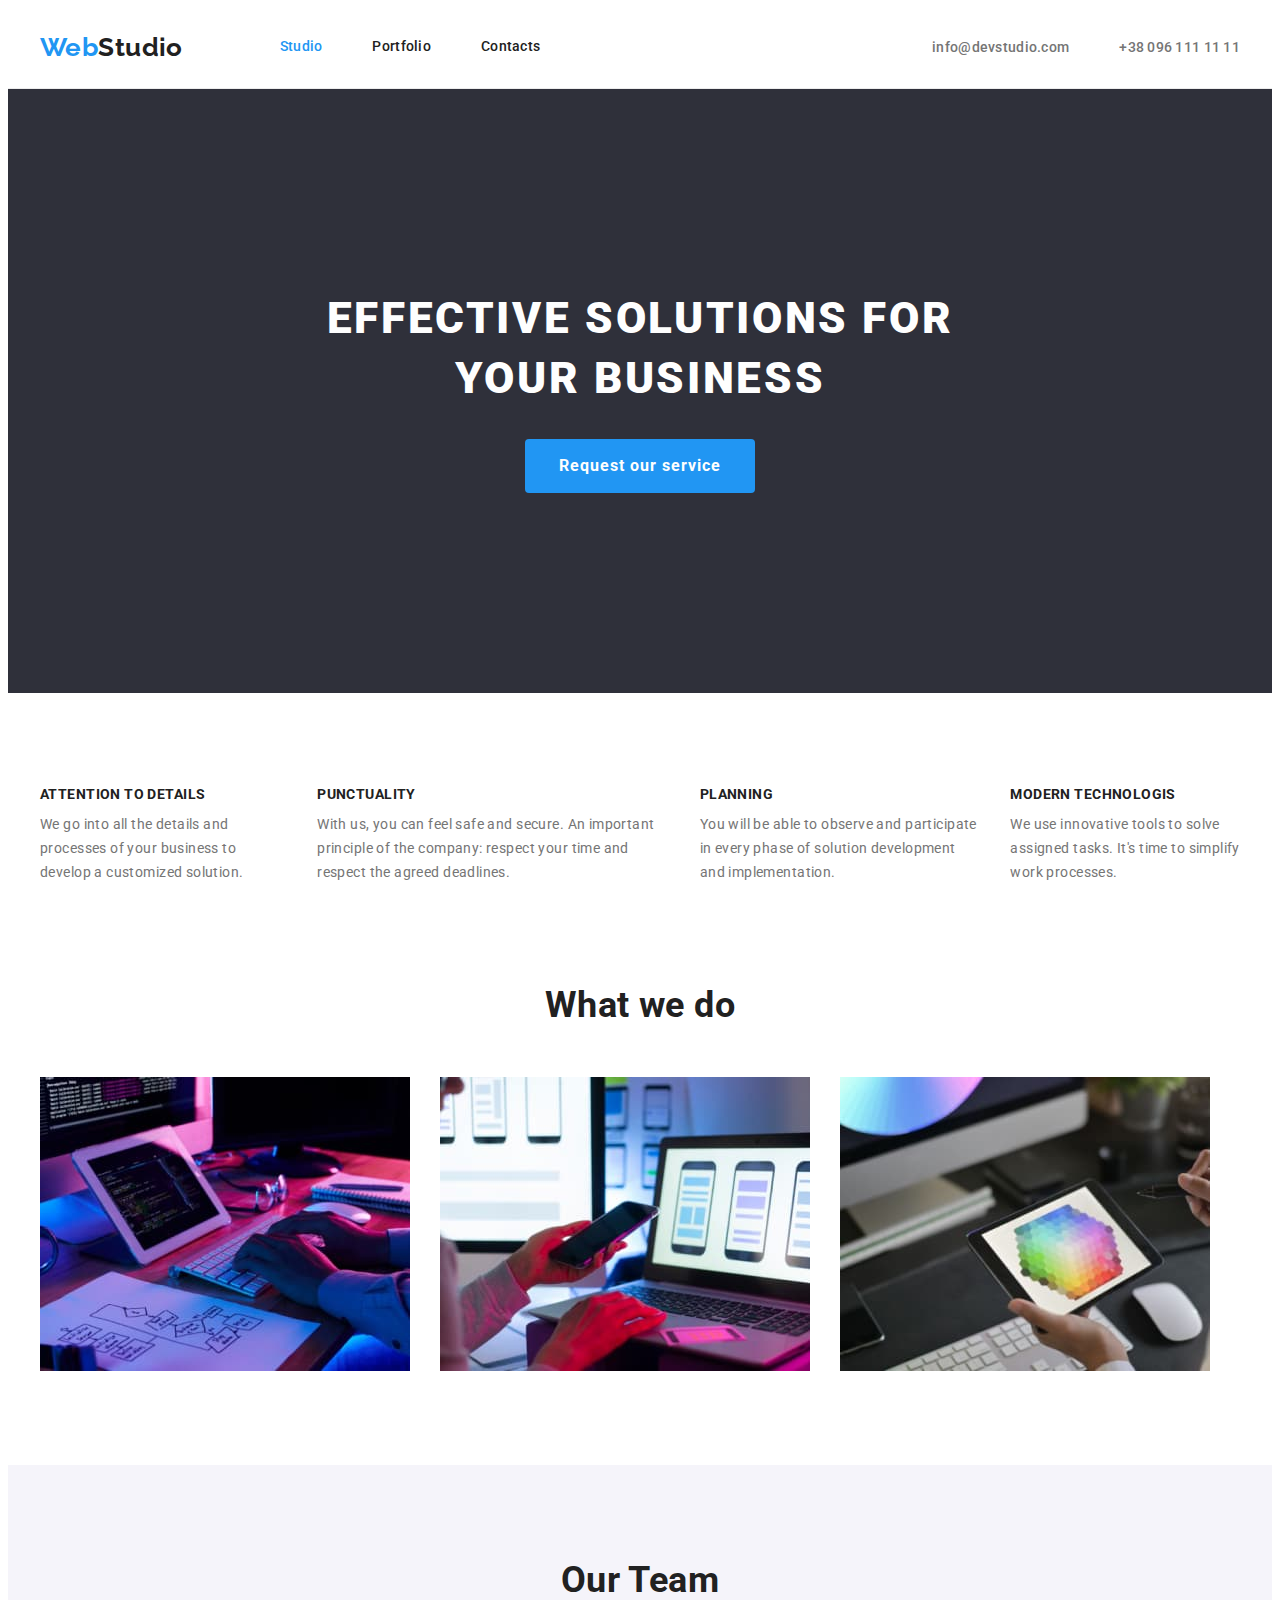
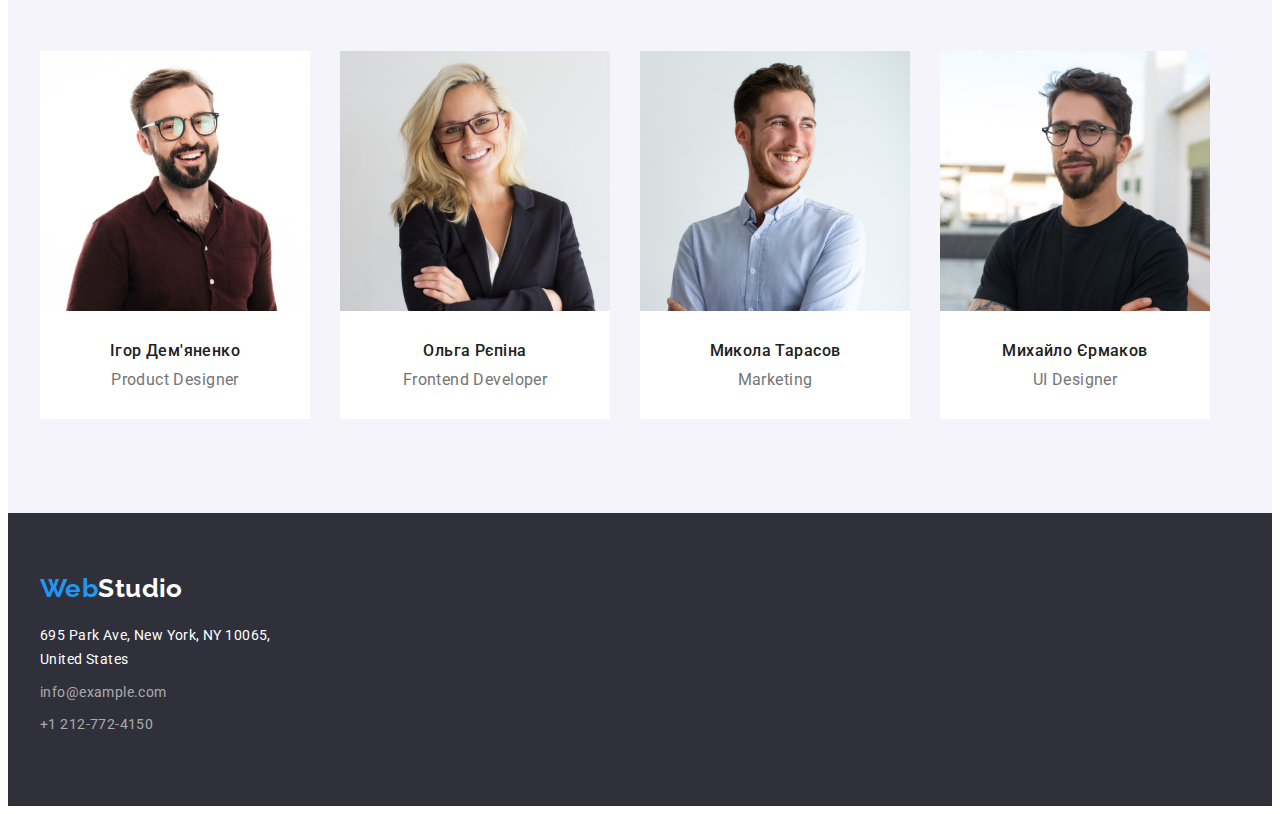
<file: index.html>
<!DOCTYPE html>
<html lang="en">
  <head>
    <meta charset="UTF-8" />
    <meta http-equiv="X-UA-Compatible" content="IE=edge" />
    <meta name="viewport" content="width=device-width, initial-scale=1.0" />
    <title>WebStudio</title>
    <link rel="preconnect" href="https://fonts.googleapis.com" />
    <link rel="preconnect" href="https://fonts.gstatic.com" crossorigin />
    <link
      href="https://fonts.googleapis.com/css2?family=Raleway:wght@700&family=Roboto:wght@400;500;700;900&display=swap"
      rel="stylesheet"
    />
    <link
      rel="stylesheet"
      href="https://cdnjs.cloudflare.com/ajax/libs/modern-normalize/1.1.0/modern-normalize.min.css"
      integrity="sha512-wpPYUAdjBVSE4KJnH1VR1HeZfpl1ub8YT/NKx4PuQ5NmX2tKuGu6U/JRp5y+Y8XG2tV+wKQpNHVUX03MfMFn9Q=="
      crossorigin="anonymous"
      referrerpolicy="no-referrer"
    />
    <link rel="stylesheet" href="./css/styles.css" />
  </head>
  <body>
    <header class="header">
      <div class="container flex-container">
        <nav class="site-nav">
          <a href="./index.html" class="logo"
            >Web<span class="studio">Studio</span></a
          >
          <ul class="nav-list">
            <li class="header-item">
              <a href="./index.html" class="link current">Studio</a>
            </li>
            <li class="header-item">
              <a href="./portfolio.html" class="link">Portfolio</a>
            </li>
            <li class="header-item"><a href="" class="link">Contacts</a></li>
          </ul>
        </nav>
        <div class="contacts-wrap">
          <ul class="lists flex-container">
            <li>
              <a href="mailto:info@devstudio.com" class="list-link mail"
                >info@devstudio.com</a
              >
            </li>
            <li>
              <a href="tel:+380961111111" class="list-link"
                >+38 096 111 11 11</a
              >
            </li>
          </ul>
        </div>
      </div>
    </header>
    <main>
      <section class="hero">
        <h1 class="title">Effective solutions for your business</h1>
        <button type="button" class="button-primary">
          Request our service
        </button>
      </section>
      <section class="our-qualities">
        <div class="container">
          <h2 class="visually-hidden">Our qualities</h2>
          <ul class="lists flex-wrapper">
            <li class="section-item">
              <h3 class="section-title">Attention to details</h3>
              <p class="text">
                We go into all the details and processes of your business to
                develop a customized solution.
              </p>
            </li>
            <li class="section-item">
              <h3 class="section-title">Punctuality</h3>
              <p class="text">
                With us, you can feel safe and secure. An important principle of
                the company: respect your time and respect the agreed deadlines.
              </p>
            </li>
            <li class="section-item">
              <h3 class="section-title">Planning</h3>
              <p class="text">
                You will be able to observe and participate in every phase of
                solution development and implementation.
              </p>
            </li>
            <li class="section-item">
              <h3 class="section-title">Modern technologis</h3>
              <p class="text">
                We use innovative tools to solve assigned tasks. It's time to
                simplify work processes.
              </p>
            </li>
          </ul>
        </div>
      </section>
      <section class="work">
        <div class="container">
          <h2 class="work-title">What we do</h2>
          <ul class="lists flex-container">
            <li class="work-item">
              <img
                src="./images/typing.jpg"
                alt="typing"
                width="370"
                height="294"
              />
            </li>
            <li class="work-item">
              <img
                src="./images/setting.jpg"
                alt="setting"
                width="370"
                height="294"
              />
            </li>
            <li class="work-item">
              <img
                src="./images/coloring.jpg"
                alt="coloring"
                width="370"
                height="294"
              />
            </li>
          </ul>
        </div>
      </section>

      <section class="workers">
        <div class="container">
          <h2 class="workers-title">Our Team</h2>
          <ul class="lists flex-container">
            <li class="workers-item">
              <img
                src="./images/product-designer.jpg"
                alt="product designer"
                width="270"
                height="260"
              />
              <h3 lang="uk" class="subtitle">Ігор Дем'яненко</h3>
              <p class="subtitle-text">Product Designer</p>
            </li>
            <li class="workers-item">
              <img
                src="./images/frontend-developer.jpg"
                alt="frontend developer"
                width="270"
                height="260"
              />
              <h3 lang="uk" class="subtitle">Ольга Рєпіна</h3>
              <p class="subtitle-text">Frontend Developer</p>
            </li>
            <li class="workers-item">
              <img
                src="./images/marketing.jpg"
                alt="marketing"
                width="270"
                height="260"
              />
              <h3 lang="uk" class="subtitle">Микола Тарасов</h3>
              <p class="subtitle-text">Marketing</p>
            </li>
            <li class="workers-item">
              <img
                src="./images/ui-designer.jpg"
                alt="ui designer"
                width="270"
                height="260"
              />
              <h3 lang="uk" class="subtitle">Михайло Єрмаков</h3>
              <p class="subtitle-text">UI Designer</p>
            </li>
          </ul>
        </div>
      </section>
    </main>
    <footer class="footer">
      <div class="container">
        <a href="./index.html" class="logo-footer"
          >Web<span class="logo-studio">Studio</span></a
        >
        <address>
          <ul class="lists">
            <li>
              <a
                href="https://goo.gl/maps/N6QWvGhrMjkVAGEb9"
                target="_blank"
                rel="noopener noreferrer nofollow"
                class="link-place"
                >695 Park Ave, New York, NY 10065,<br />
                United States</a
              >
            </li>
            <li>
              <a href="mailto:info@example.com" class="link-adress"
                >info@example.com</a
              >
            </li>
            <li>
              <a href="tel:+12127724150" class="link-adress"
                >+1 212-772-4150
              </a>
            </li>
          </ul>
        </address>
      </div>
    </footer>
  </body>
</html>
</file>
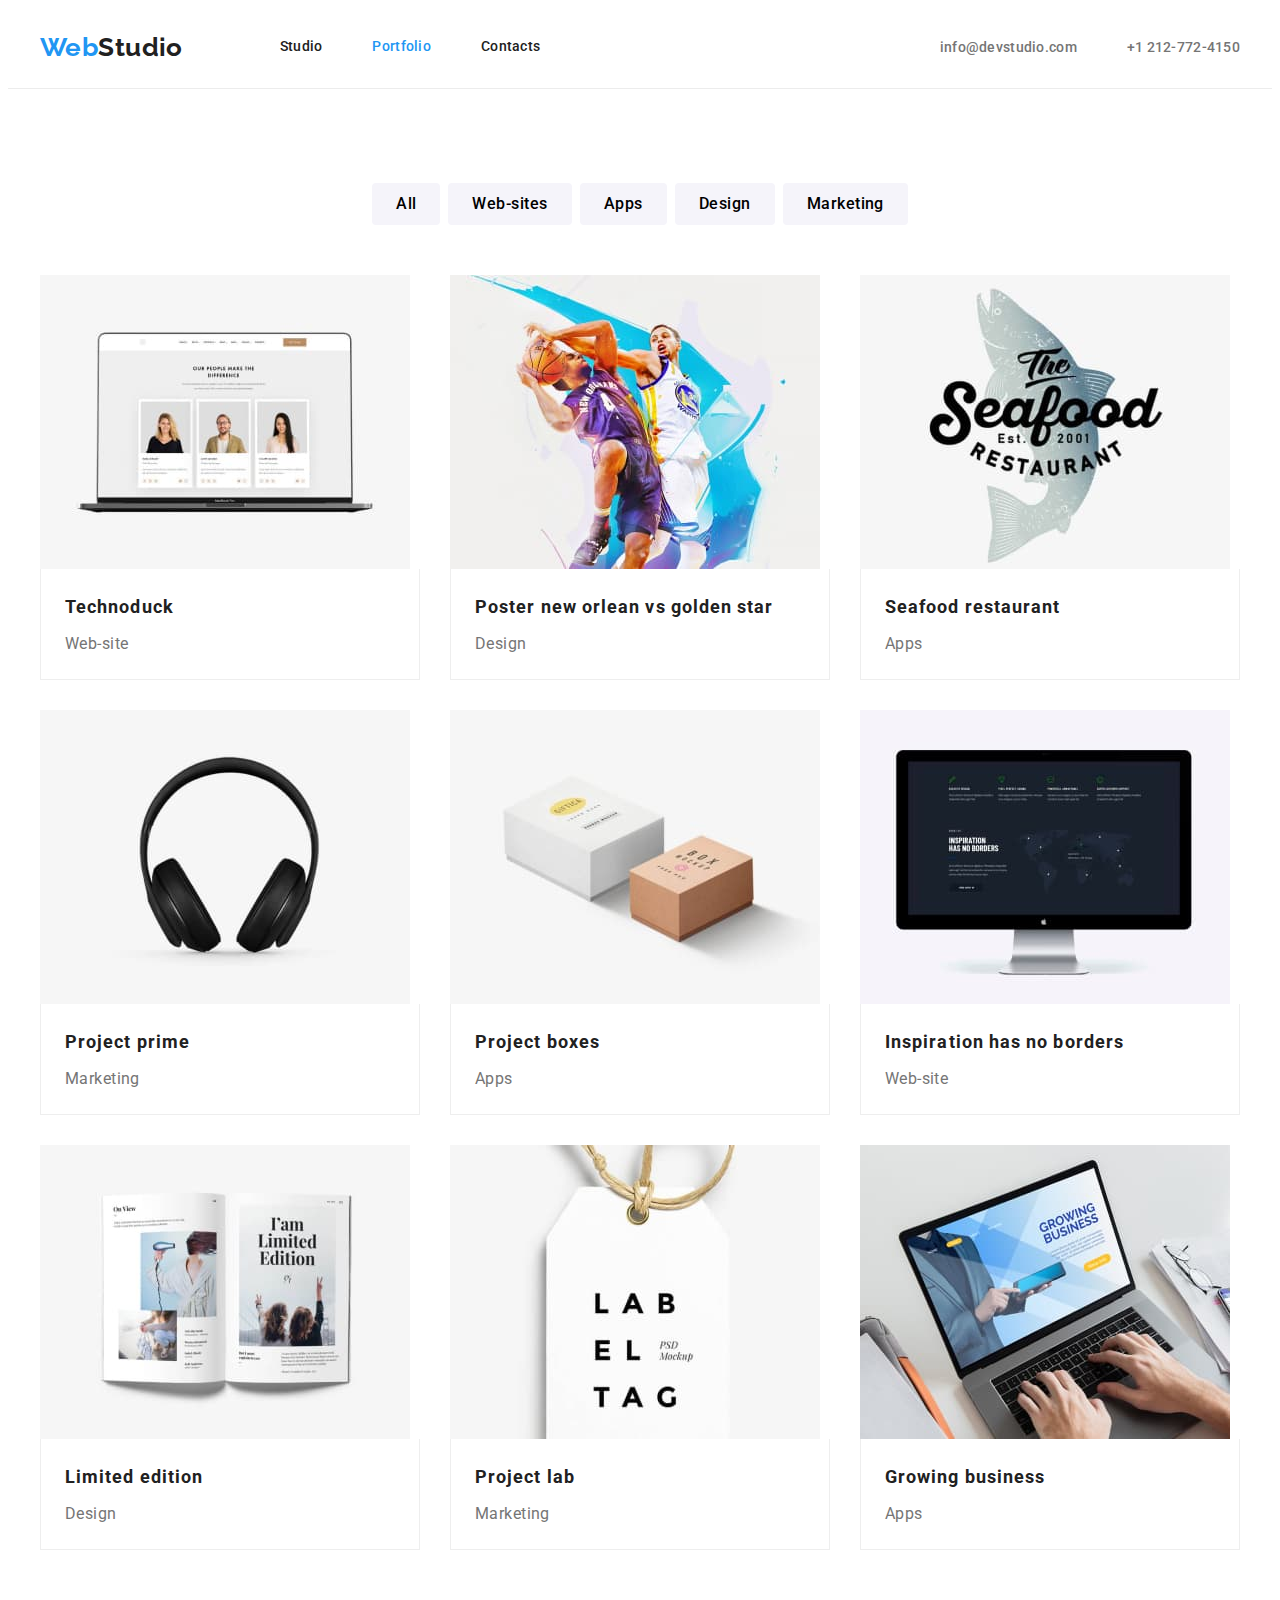
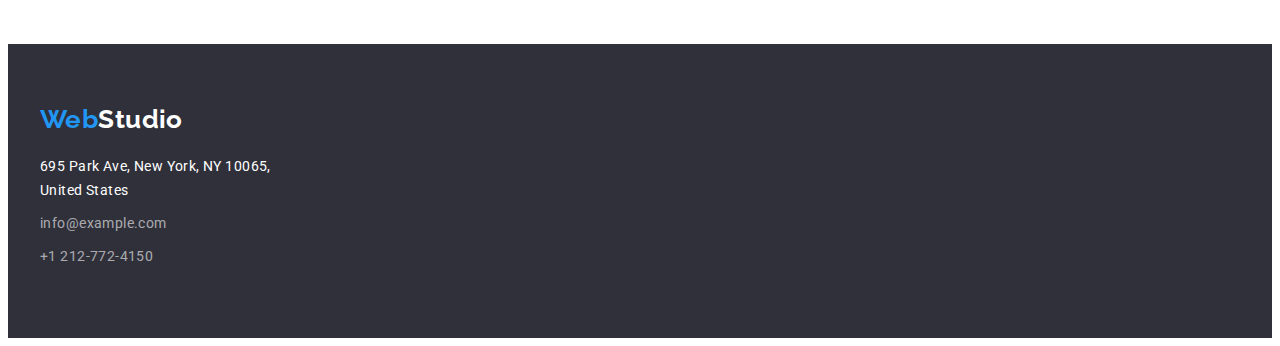
<file: portfolio.html>
<!DOCTYPE html>
<html lang="en">
  <head>
    <meta charset="UTF-8" />
    <meta http-equiv="X-UA-Compatible" content="IE=edge" />
    <meta name="viewport" content="width=device-width, initial-scale=1.0" />
    <title>Potfolio</title>
    <link rel="preconnect" href="https://fonts.googleapis.com" />
    <link rel="preconnect" href="https://fonts.gstatic.com" crossorigin />
    <link
      href="https://fonts.googleapis.com/css2?family=Raleway:wght@700&family=Roboto:wght@400;500;700;900&display=swap"
      rel="stylesheet"
    />
    <link
      rel="stylesheet"
      href="https://cdnjs.cloudflare.com/ajax/libs/modern-normalize/1.1.0/modern-normalize.min.css"
      integrity="sha512-wpPYUAdjBVSE4KJnH1VR1HeZfpl1ub8YT/NKx4PuQ5NmX2tKuGu6U/JRp5y+Y8XG2tV+wKQpNHVUX03MfMFn9Q=="
      crossorigin="anonymous"
      referrerpolicy="no-referrer"
    />
    <link rel="stylesheet" href="./css/styles.css" />
  </head>
  <body>
    <header class="header">
      <div class="container flex-container">
        <nav class="site-nav">
          <a href="./index.html" class="logo"
            >Web<span class="studio">Studio</span></a
          >
          <ul class="nav-list">
            <li class="header-item">
              <a href="./index.html" class="link">Studio</a>
            </li>
            <li class="header-item">
              <a href="./portfolio.html" class="link current">Portfolio</a>
            </li>
            <li class="header-item"><a href="" class="link">Contacts</a></li>
          </ul>
        </nav>
        <div class="contacts-wrap">
          <ul class="lists flex-container">
            <li>
              <a href="mailto:info@devstudio.com" class="list-link mail"
                >info@devstudio.com</a
              >
            </li>
            <li>
              <a href="tel:+12127724150" class="list-link">+1 212-772-4150</a>
            </li>
          </ul>
        </div>
      </div>
    </header>
    <main>
      <section class="portfolio">
        <div class="container">
          <h1 class="visually-hidden">Portfolio</h1>
          <ul class="lists portfolio-button">
            <li class="portfolio-btn">
              <button type="button" class="button-secondary">All</button>
            </li>
            <li class="portfolio-btn">
              <button type="button" class="button-secondary">Web-sites</button>
            </li>
            <li class="portfolio-btn">
              <button type="button" class="button-secondary">Apps</button>
            </li>
            <li class="portfolio-btn">
              <button type="button" class="button-secondary">Design</button>
            </li>
            <li class="portfolio-btn">
              <button type="button" class="button-secondary">Marketing</button>
            </li>
          </ul>
          <ul class="lists portfolio-work">
            <li class="portfolio-item">
              <a href="" class="portfolio-link">
                <img
                  src="./images/technoduck.jpg"
                  alt="technoduck"
                  width="370"
                />
                <div class="portfolio-content">
                  <h2 class="portfolio-title">Technoduck</h2>
                  <p class="portfolio-title-text">Web-site</p>
                </div>
              </a>
            </li>
            <li class="portfolio-item">
              <a href="" class="portfolio-link">
                <img src="./images/poster.jpg" alt="poster" width="370" />
                <div class="portfolio-content">
                  <h2 class="portfolio-title">
                    Poster new orlean vs golden star
                  </h2>
                  <p class="portfolio-title-text">Design</p>
                </div>
              </a>
            </li>
            <li class="portfolio-item">
              <a href="" class="portfolio-link">
                <img src="./images/seafood.jpg" alt="seafood" width="370" />
                <div class="portfolio-content">
                  <h2 class="portfolio-title">Seafood restaurant</h2>
                  <p class="portfolio-title-text">Apps</p>
                </div>
              </a>
            </li>
            <li class="portfolio-item">
              <a href="" class="portfolio-link">
                <img src="./images/project.jpg" alt="project" width="370" />
                <div class="portfolio-content">
                  <h2 class="portfolio-title">Project prime</h2>
                  <p class="portfolio-title-text">Marketing</p>
                </div>
              </a>
            </li>
            <li class="portfolio-item">
              <a href="" class="portfolio-link">
                <img
                  src="./images/project-boxes.jpg"
                  alt="project-boxes"
                  width="370"
                />
                <div class="portfolio-content">
                  <h2 class="portfolio-title">Project boxes</h2>
                  <p class="portfolio-title-text">Apps</p>
                </div>
              </a>
            </li>
            <li class="portfolio-item">
              <a href="" class="portfolio-link">
                <img
                  src="./images/inspiration.jpg"
                  alt="inspiration"
                  width="370"
                />
                <div class="portfolio-content">
                  <h2 class="portfolio-title">Inspiration has no borders</h2>
                  <p class="portfolio-title-text">Web-site</p>
                </div>
              </a>
            </li>
            <li class="portfolio-item">
              <a href="" class="portfolio-link">
                <img src="./images/limited.jpg" alt="limited" width="370" />
                <div class="portfolio-content">
                  <h2 class="portfolio-title">Limited edition</h2>
                  <p class="portfolio-title-text">Design</p>
                </div>
              </a>
            </li>
            <li class="portfolio-item">
              <a href="" class="portfolio-link">
                <img
                  src="./images/project-lab.jpg"
                  alt="project-lab"
                  width="370"
                />
                <div class="portfolio-content">
                  <h2 class="portfolio-title">Project lab</h2>
                  <p class="portfolio-title-text">Marketing</p>
                </div>
              </a>
            </li>
            <li class="portfolio-item">
              <a href="" class="portfolio-link">
                <img src="./images/growing.jpg" alt="growing" width="370" />
                <div class="portfolio-content">
                  <h2 class="portfolio-title">Growing business</h2>
                  <p class="portfolio-title-text">Apps</p>
                </div>
              </a>
            </li>
          </ul>
        </div>
      </section>
    </main>
    <footer class="footer">
      <div class="container">
        <a href="./index.html" class="logo-footer"
          >Web<span class="logo-studio">Studio</span></a
        >
        <address>
          <div class="adress">
            <ul class="lists">
              <li>
                <a
                  href="https://goo.gl/maps/N6QWvGhrMjkVAGEb9"
                  target="_blank"
                  rel="noopener noreferrer nofollow"
                  class="link-place"
                  >695 Park Ave, New York, NY 10065,<br />
                  United States</a
                >
              </li>
              <li>
                <a href="mailto:info@example.com" class="link-adress"
                  >info@example.com</a
                >
              </li>
              <li>
                <a href="tel:+12127724150 " class="link-adress"
                  >+1 212-772-4150
                </a>
              </li>
            </ul>
          </div>
        </address>
      </div>
    </footer>
  </body>
</html>
</file>
<file: css/styles.css>
/*--------------------------------------------Variables--------------------------------------------*/
:root {
  --primary-text-color: #757575;
  --title-text-color: #212121;
  --accent-color: #2196f3;
  --background-color: #ffffff;
  --secondary-title-color: #fefefe;
  --place-color: rgba(255, 255, 255, 0.6);
}
/* * {
outline: 1px solid red;
} */

h1,
h2,
h3,
h4,
h5,
h6,
p,
ul {
  margin: 0;
}
ul {
  padding-left: 0;
}

img {
  display: block;
}
.container {
  width: 1200px;
  margin: 0 auto;
  padding-left: 15px;
  padding-right: 15px;
}
body {
  background-color: var(--background-color);
  color: var(--primary-text-color);
  font-family: "Roboto", sans-serif;
  letter-spacing: 0.03em;
  font-size: 14px;
}
/*------------------------------------------------header-------------------------------------------*/
.logo {
  font-family: "Raleway", sans-serif;
  font-weight: 700;
  font-size: 26px;
  line-height: 1.19;
  color: var(--accent-color);
  text-decoration: none;
  margin-right: 97px;
}
.header {
  padding-top: 24px;
  padding-bottom: 25px;
  border-bottom: 1px solid #ececec;
}
.flex-container {
  display: flex;
  align-items: center;
}

.adress-link {
  display: flex;
  flex-wrap: nowrap;
}

.header-item:not(:first-child) {
  margin-left: 50px;
}

.studio {
  color: var(--title-text-color);
}
.nav-list {
  list-style: none;
  display: flex;
  align-items: center;
}
.site-nav {
  display: flex;
}

.site-nav .link {
  font-weight: 500;
  letter-spacing: 0.02em;
  color: var(--title-text-color);
  text-decoration: none;
  line-height: 1.14;
  display: block;
  padding: 5px 0;
}
.site-nav .link:hover,
.site-nav .link:focus {
  color: var(--accent-color);
}
.site-nav .link.current {
  color: var(--accent-color);
}
.contacts-wrap {
  margin-left: auto;
}
.lists {
  list-style: none;
}
.list-link {
  font-weight: 500;
  line-height: 1.14;
  letter-spacing: 0.02em;
  color: var(--primary-text-color);
  text-decoration: none;
}
.mail {
  margin-right: 50px;
}

.list-link:hover,
.list-link:focus {
  color: var(--accent-color);
}

/*----------------------------------------------main Webstudio---------------------------------------------*/
.hero {
  background-color: #2f303a;
  padding-top: 200px;
  padding-bottom: 200px;
}
.hero .title {
  font-weight: 900;
  font-size: 44px;
  line-height: 1.36;
  text-align: center;
  letter-spacing: 0.06em;
  text-transform: uppercase;
  color: var(--secondary-title-color);
  margin: 0 auto;
  max-width: 696px;
  margin-bottom: 30px;
}
.hero .button-primary {
  display: block;
  font-family: inherit;
  font-weight: 700;
  font-size: 16px;
  line-height: 1.88;
  text-align: center;
  letter-spacing: 0.06em;
  background-color: var(--accent-color);
  color: var(--secondary-title-color);
  border-radius: 4px;
  border-color: transparent;
  cursor: pointer;
  padding: 10px 32px 10px 32px;
  margin: 0 auto;
}
.button-primary:hover,
.button-primary:focus {
  background-color: #188ce8;
}
.visually-hidden {
  position: absolute;
  width: 1px;
  height: 1px;
  margin: -1px;
  border: 0;
  padding: 0;

  white-space: nowrap;
  clip-path: inset(100%);
  clip: rect(0 0 0 0);
  overflow: hidden;
}
.our-qualities {
  padding-top: 94px;
  padding-bottom: 50px;
}
.flex-wrapper {
  display: flex;
}
.section-item {
  flex-basis: calc((100%-90px)/4);
}
.section-item:not(:first-child) {
  margin-left: 30px;
}

.section-title {
  font-size: 14px;
  font-weight: 700;
  text-transform: uppercase;
  color: var(--title-text-color);
  line-height: 1.14;
  margin-bottom: 10px;
  letter-spacing: 0.03em;
}
.text {
  line-height: 1.71;
  letter-spacing: 0.03em;
}
.work {
  padding-top: 50px;
  padding-bottom: 94px;
}
.work-title,
.workers-title {
  font-weight: 700;
  font-size: 36px;
  line-height: 1.17;
  text-align: center;
  margin-bottom: 50px;

  color: var(--title-text-color);
}

.work-item:not(:first-child) {
  margin-left: 30px;
}

.workers {
  background-color: #f5f4fa;
  padding-top: 94px;
  padding-bottom: 94px;
}
.workers-item {
  background-color: var(--background-color);
}

.workers-item:not(:first-child) {
  margin-left: 30px;
}

.workers .subtitle {
  font-weight: 500;
  font-size: 16px;
  line-height: 1.19;
  text-align: center;
  color: var(--title-text-color);
  margin-top: 30px;
  margin-bottom: 10px;
}
.workers .subtitle-text {
  font-size: 16px;
  line-height: 1.19;
  text-align: center;
  margin-bottom: 30px;
}

/*---------------------------------------------main potfolio-------------------------------------*/

.portfolio {
  padding-top: 94px;
  padding-bottom: 94px;
}
.portfolio-button {
  display: flex;
  justify-content: center;
  margin-bottom: 50px;
}
.portfolio-btn:not(:last-child) {
  margin-right: 8px;
}

.button-secondary {
  font-family: inherit;
  font-weight: 500;
  font-size: 16px;
  line-height: 1.62;
  letter-spacing: 0.03em;
  background-color: #f5f4fa;
  border-radius: 4px;
  border-color: transparent;
  padding: 6px 22px 6px 22px;
}

.button-secondary:hover,
.button-secondary:focus {
  background-color: var(--accent-color);
  color: var(--secondary-title-color);
  cursor: pointer;
}
.portfolio-link {
  text-decoration: none;
}

/* .portfolio-link:hover,
.portfolio-link:focus {
  color: var(--accent-color);
} */

.portfolio-work {
  display: flex;
  flex-wrap: wrap;
}

.portfolio-item {
  width: calc((100% - 60px) / 3);
  margin-right: 30px;
  margin-bottom: 30px;
}

.portfolio-item:nth-child(3n) {
  margin-right: 0;
}
.portfolio-item:nth-last-child(-n + 3) {
  margin-bottom: 0;
}

.portfolio-content {
  padding: 20px 24px 20px 24px;
  border: 1px solid #eeeeee;
  border-top: none;
}
.portfolio-title {
  font-weight: 700;
  font-size: 18px;
  line-height: 2;
  letter-spacing: 0.06em;
  color: var(--title-text-color);
  max-width: 322px;
  margin-bottom: 4px;
}
.portfolio-title-text {
  font-size: 16px;
  line-height: 1.88;
  color: var(--primary-text-color);
  max-width: 322px;
}

/*--------------------------------------------------------footer----------------------------------------*/

.footer {
  background-color: #2f303a;
  padding-top: 60px;
  padding-bottom: 60px;
}

.logo-footer {
  font-family: "Raleway", sans-serif;
  font-weight: 700;
  font-size: 26px;
  line-height: 1.19;
  color: var(--accent-color);
  text-decoration: none;
  display: block;
  margin-bottom: 20px;
}
.adress {
  margin-top: 20px;
}

.logo-studio {
  color: var(--background-color);
}
.link-place {
  font-style: normal;
  line-height: 1.71;
  color: var(--background-color);
  text-decoration: none;
  display: block;
  margin-bottom: 9px;
}
.link-place:hover,
.link-place:focus {
  color: var(--accent-color);
}
.link-adress {
  font-style: normal;
  line-height: 1.71;
  color: var(--place-color);
  text-decoration: none;
  display: block;
  margin-bottom: 9px;
}
.link-adress:hover,
.link-adress:focus {
  color: var(--accent-color);
}
</file>
